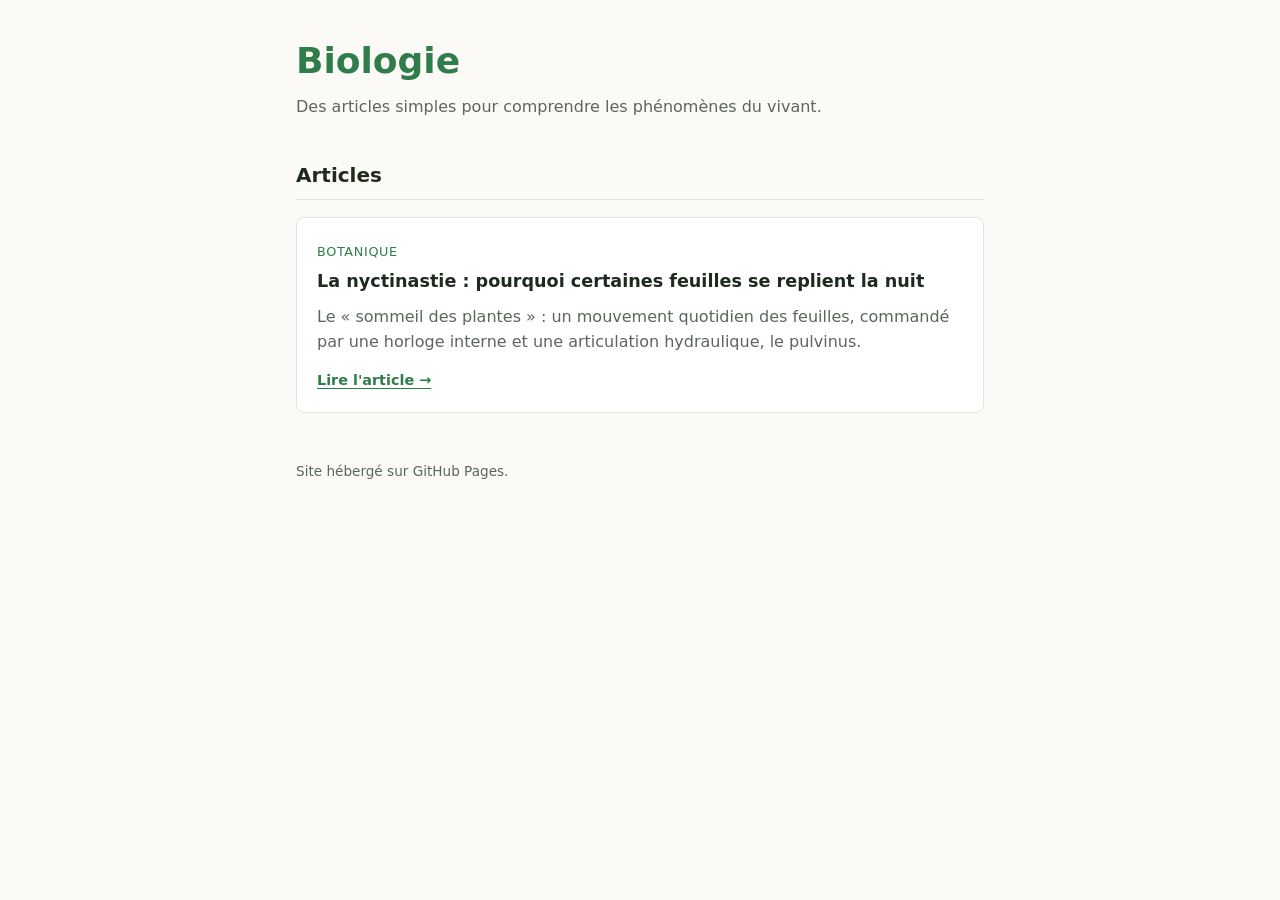
<file: index.html>
<!doctype html>
<html lang="fr">
<head>
  <meta charset="utf-8">
  <meta name="viewport" content="width=device-width, initial-scale=1">
  <title>Biologie</title>
  <meta name="description" content="Des articles simples pour comprendre les phénomènes du vivant.">
  <link rel="stylesheet" href="style.css?v=2">
</head>
<body>
  <header>
    <h1>Biologie</h1>
    <p>Des articles simples pour comprendre les phénomènes du vivant.</p>
  </header>

  <main>
    <h2>Articles</h2>
    <ul class="articles">
      <li>
        <span class="tag">Botanique</span>
        <h3><a href="articles/nyctinastie.html">La nyctinastie : pourquoi certaines feuilles se replient la nuit</a></h3>
        <p>Le « sommeil des plantes » : un mouvement quotidien des feuilles, commandé par une horloge interne et une articulation hydraulique, le pulvinus.</p>
        <a class="read-more" href="articles/nyctinastie.html">Lire l'article →</a>
      </li>
    </ul>
  </main>

  <footer>
    <p>Site hébergé sur GitHub Pages.</p>
  </footer>
</body>
</html>
</file>
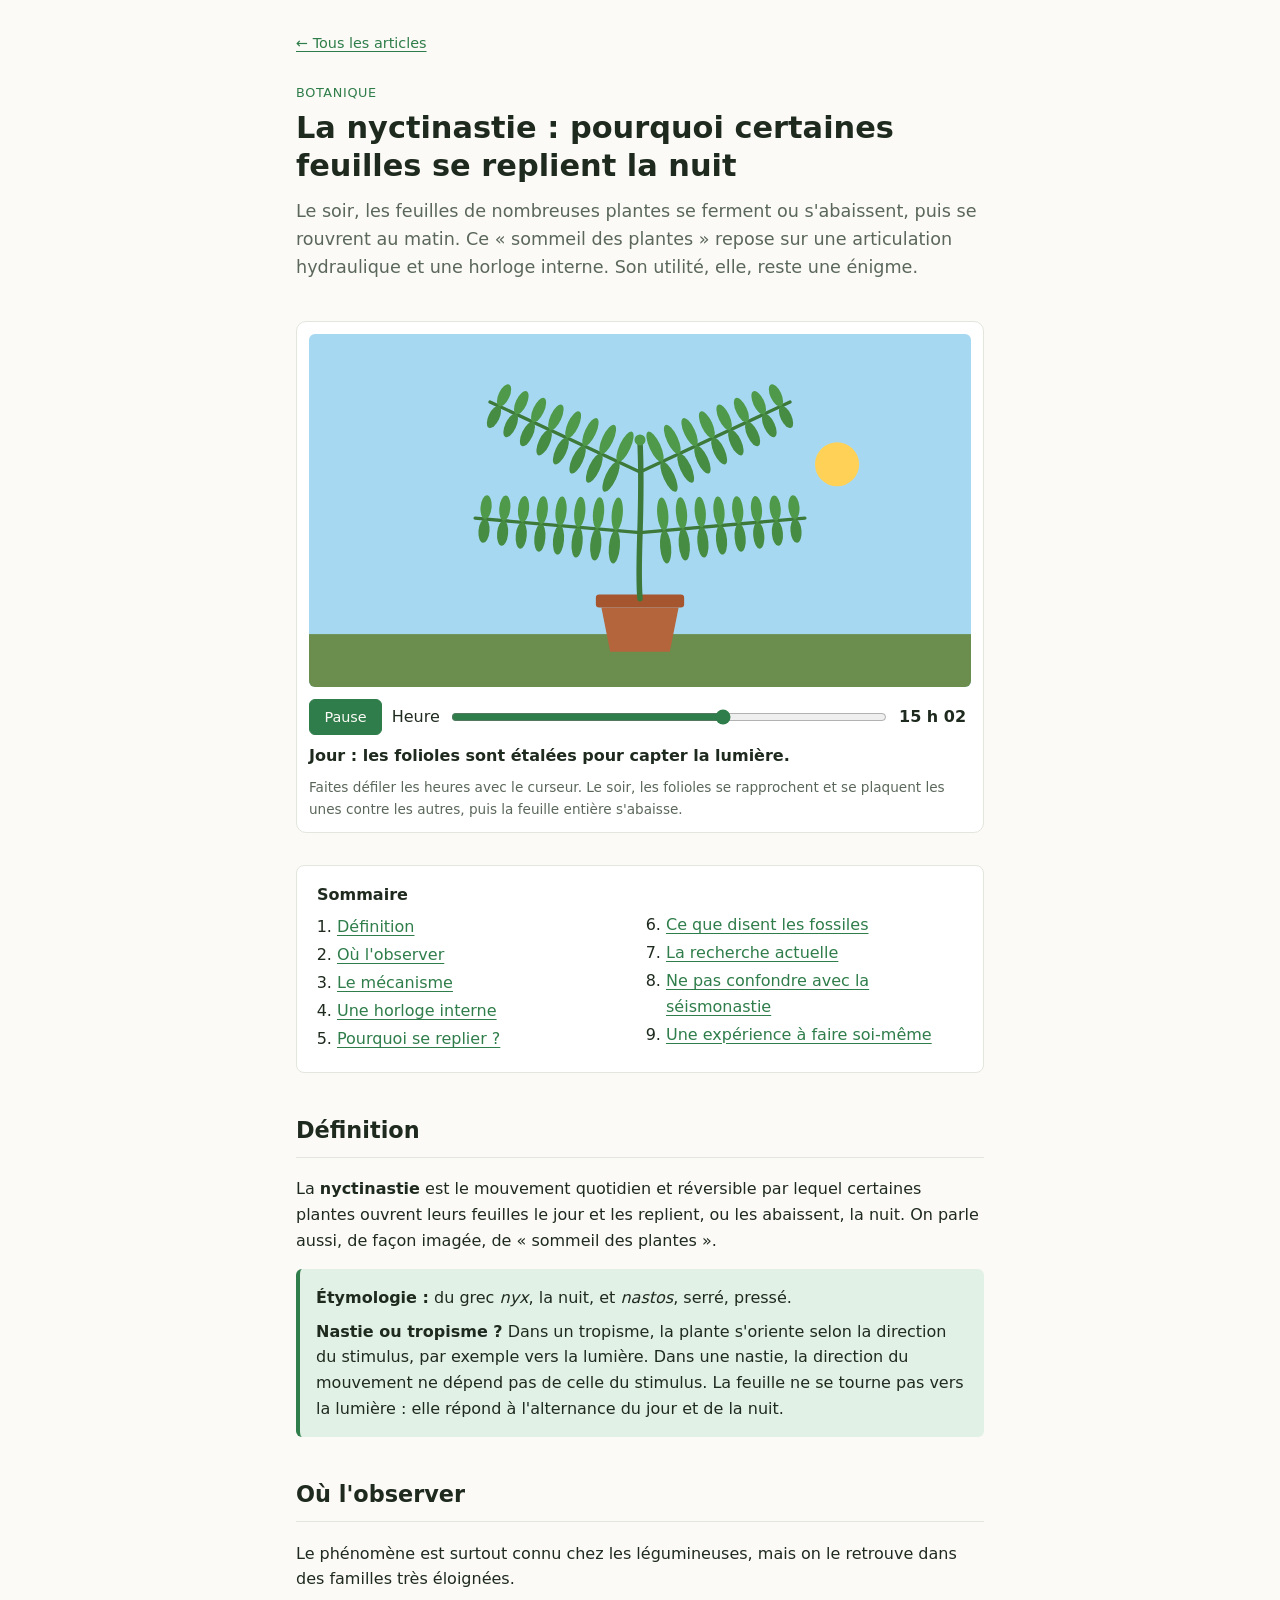
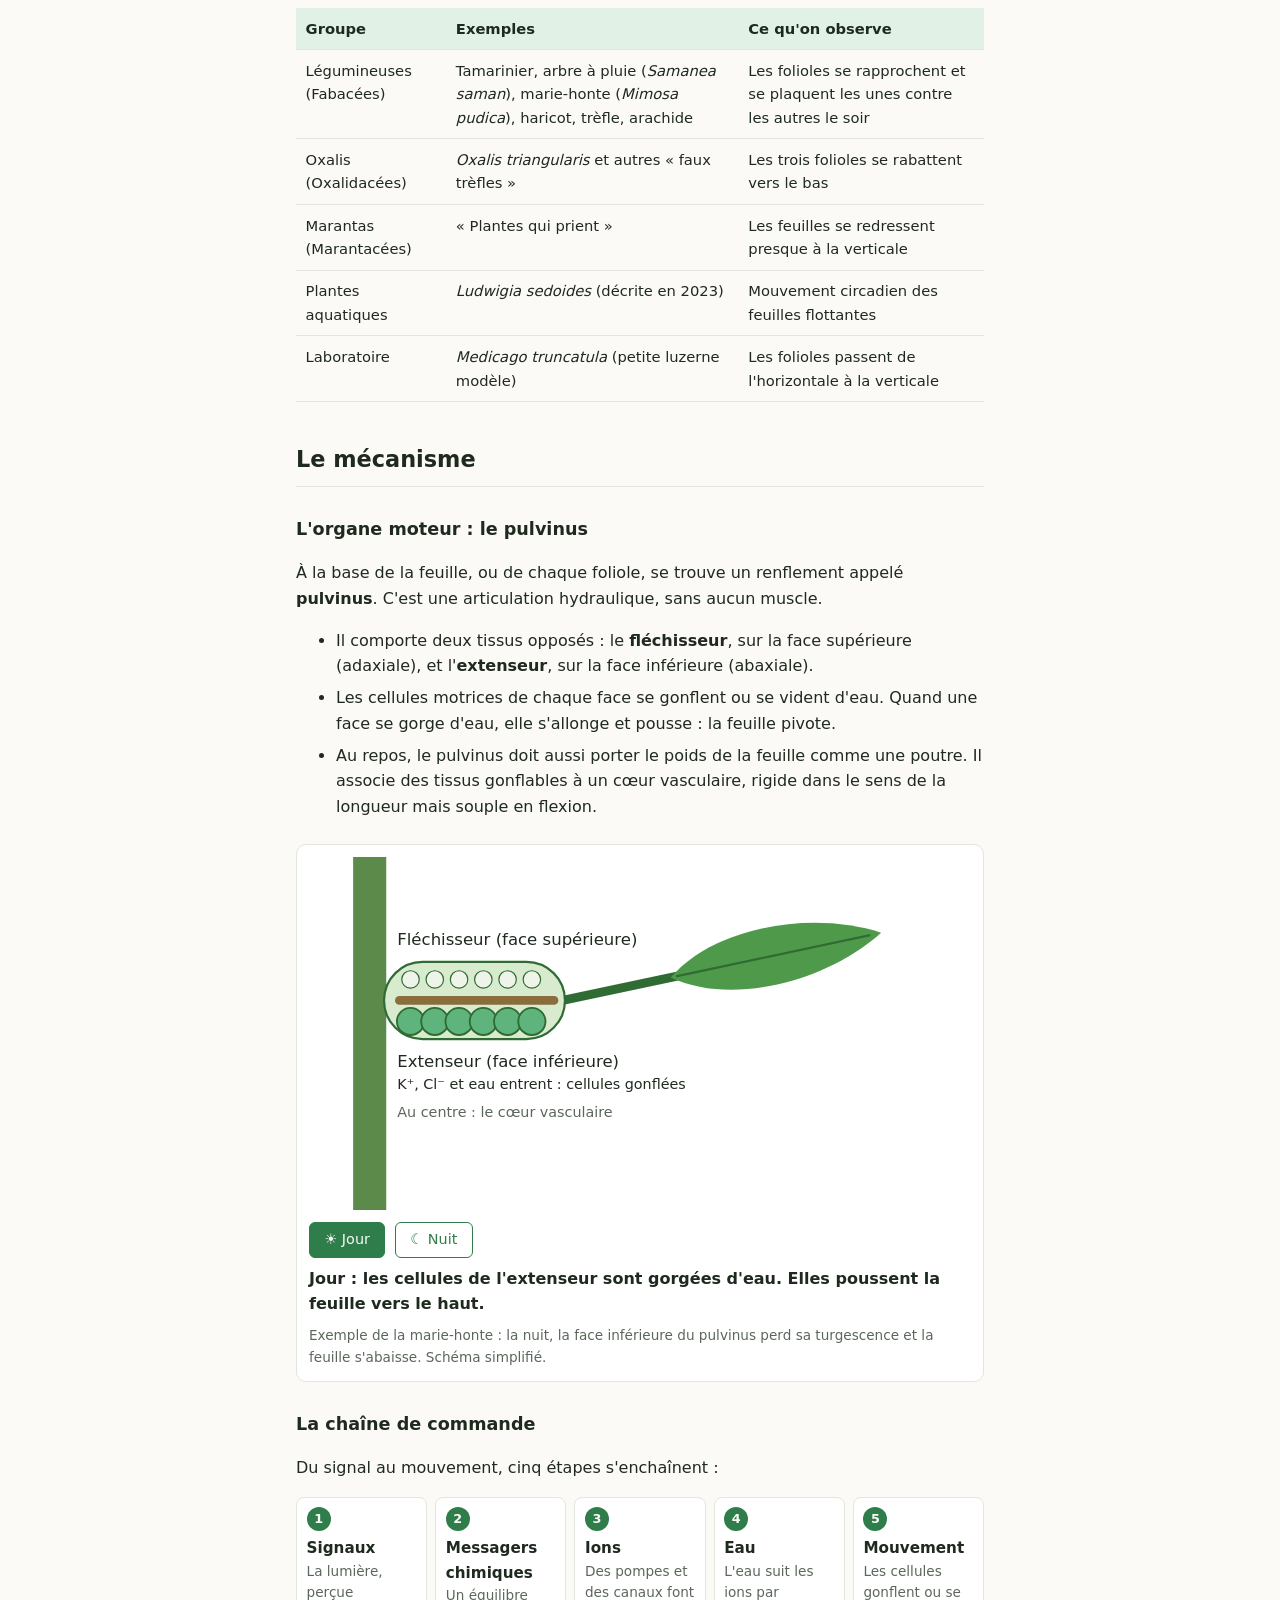
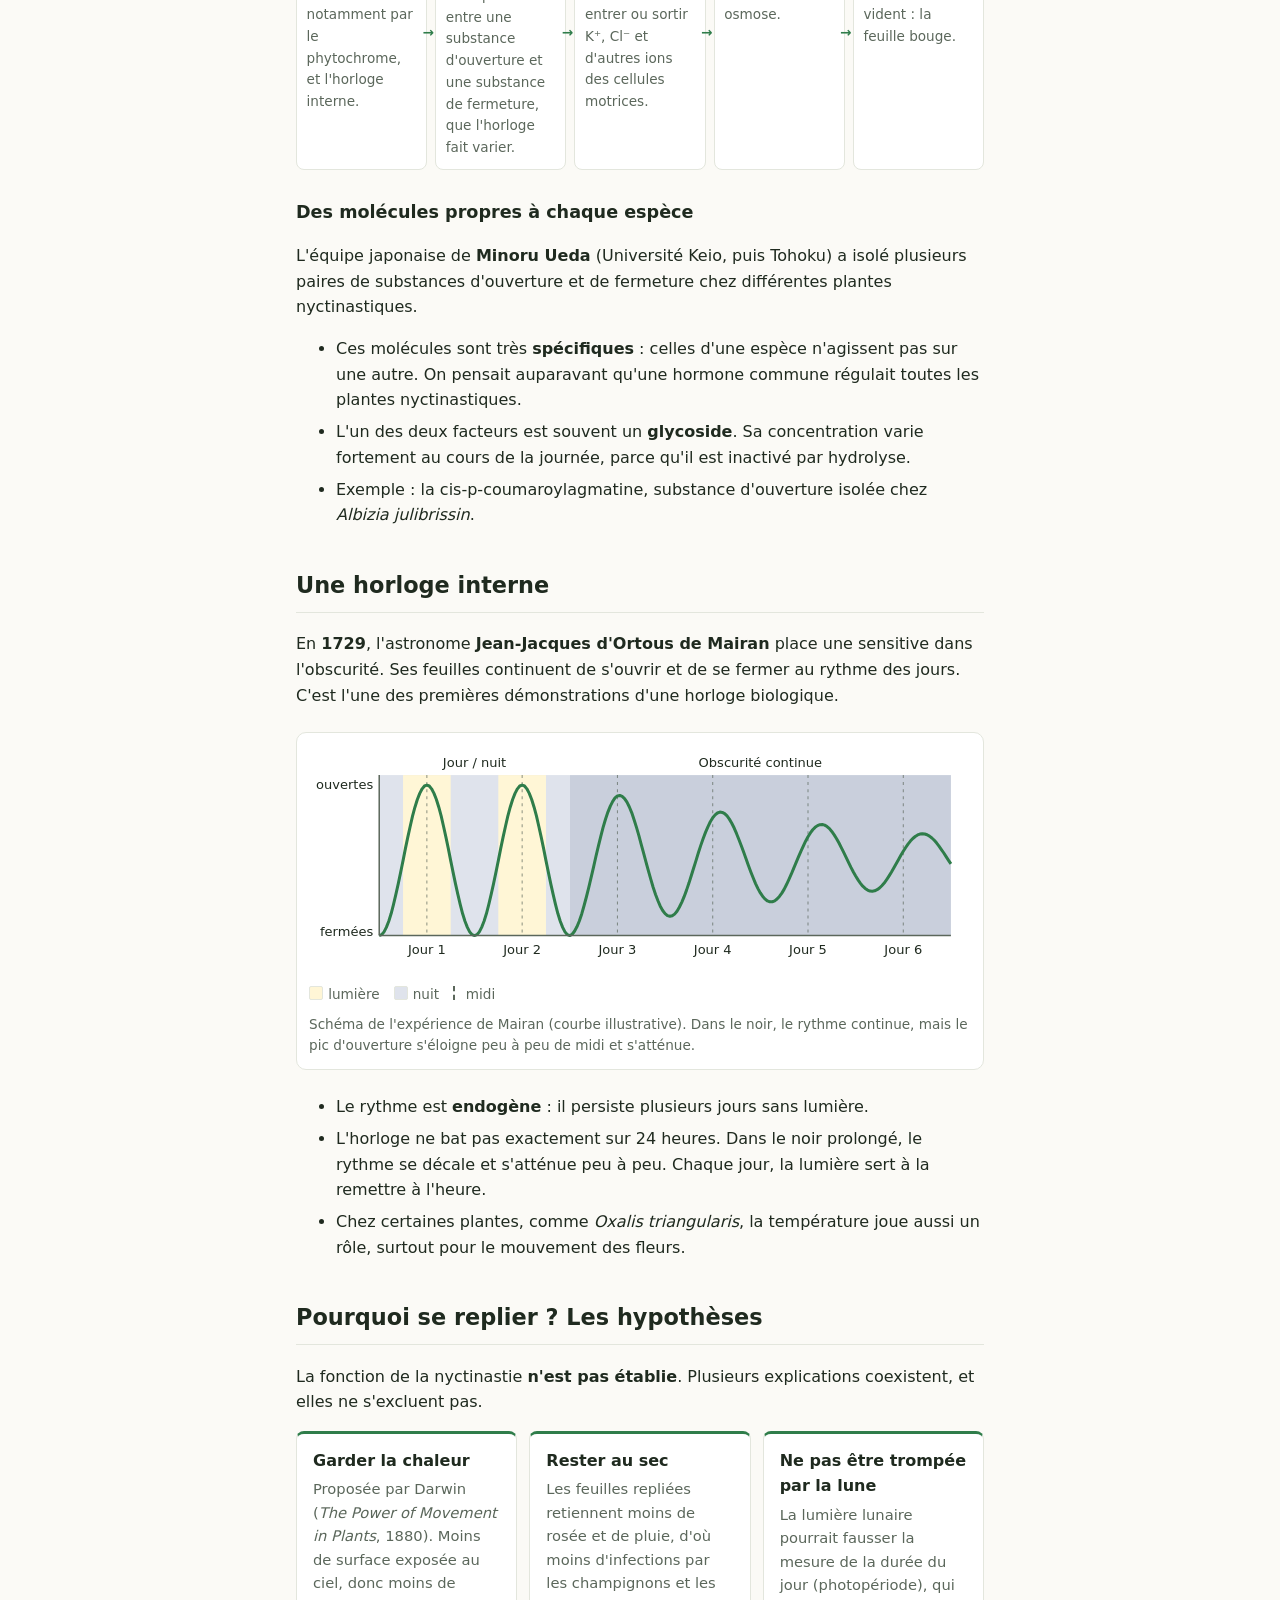
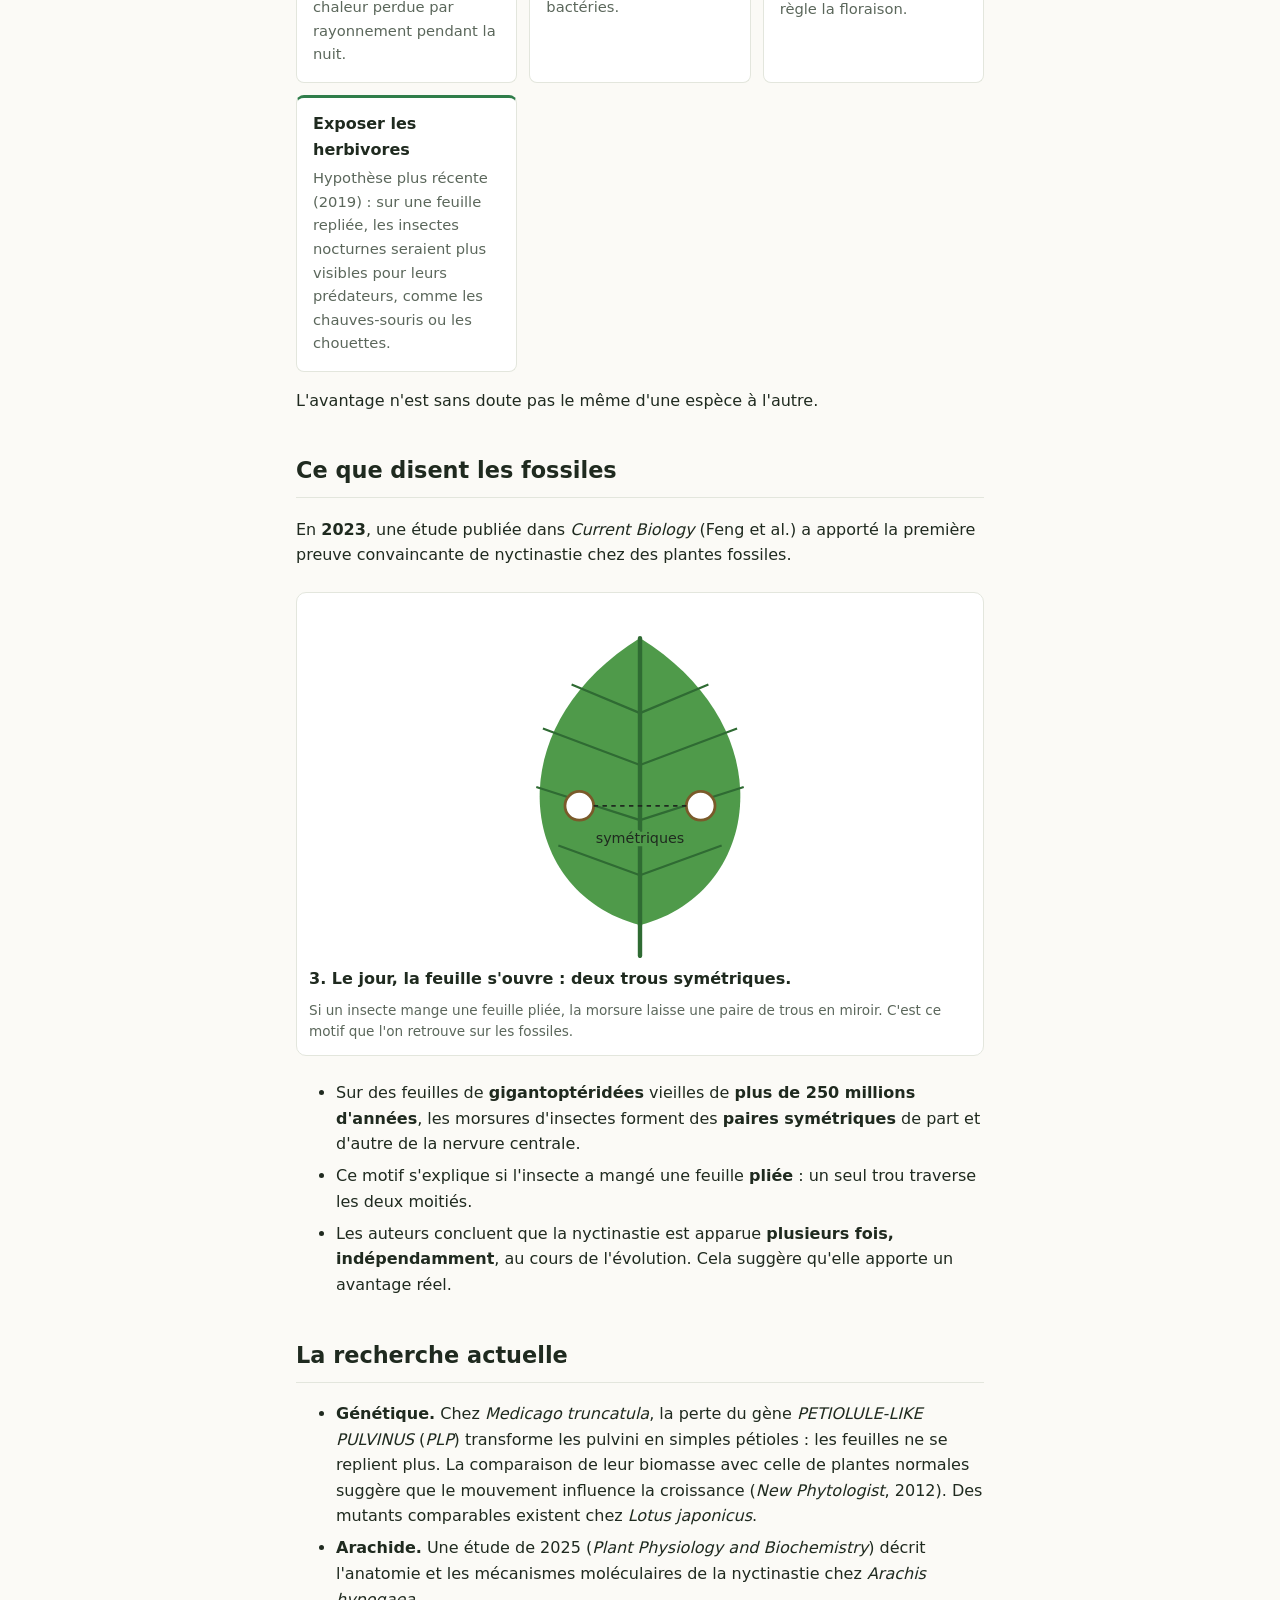
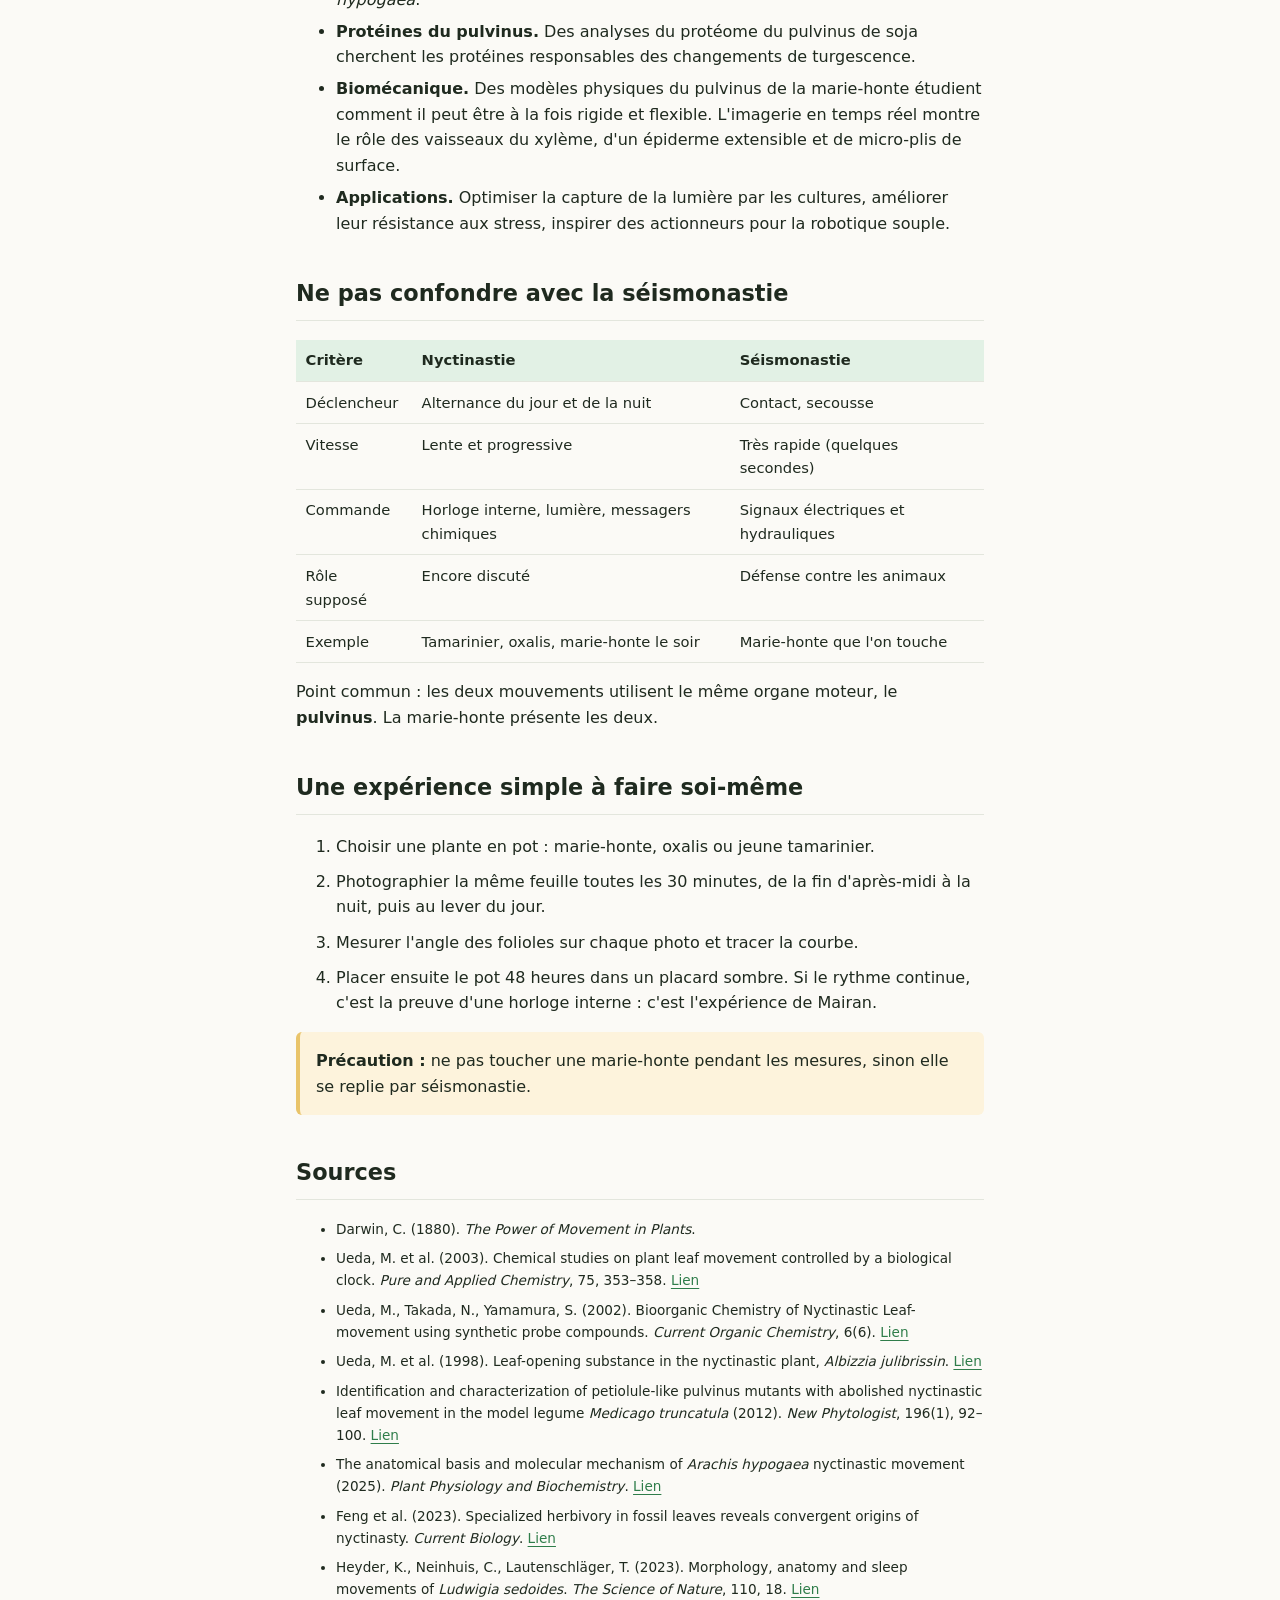
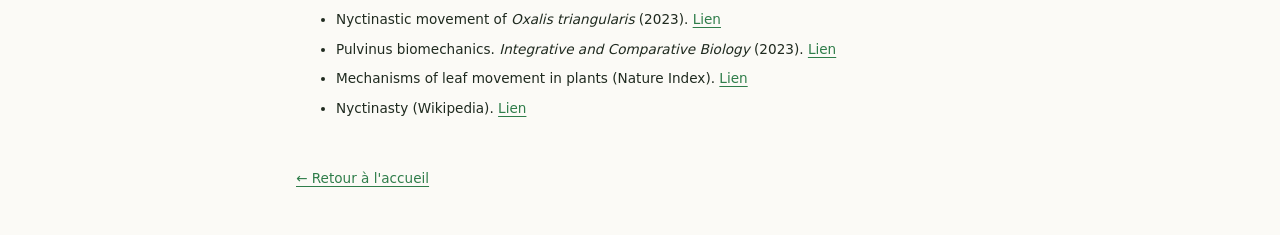
<file: articles/nyctinastie.html>
<!doctype html>
<html lang="fr">
<head>
  <meta charset="utf-8">
  <meta name="viewport" content="width=device-width, initial-scale=1">
  <title>La nyctinastie – Biologie</title>
  <meta name="description" content="Pourquoi certaines feuilles se replient la nuit : définition, mécanisme, horloge interne, hypothèses et fossiles.">
  <link rel="stylesheet" href="../style.css?v=2">
  <script>document.documentElement.classList.add('js');</script>
</head>
<body>
  <nav class="back"><a href="../">← Tous les articles</a></nav>

  <article>
    <header class="article-header">
      <span class="tag">Botanique</span>
      <h1>La nyctinastie : pourquoi certaines feuilles se replient la nuit</h1>
      <p class="lead">Le soir, les feuilles de nombreuses plantes se ferment ou s'abaissent, puis se rouvrent au matin. Ce « sommeil des plantes » repose sur une articulation hydraulique et une horloge interne. Son utilité, elle, reste une énigme.</p>
    </header>

    <figure class="figure" id="journee">
      <svg id="hero" viewBox="0 0 600 320" role="img" aria-labelledby="hero-title hero-desc">
        <title id="hero-title">Une plante nyctinastique au fil d'une journée</title>
        <desc id="hero-desc">Une plante en pot à feuilles composées. Le jour, les folioles sont étalées. Le soir, elles se replient le long de la nervure et les feuilles s'abaissent ; elles se rouvrent à l'aube.</desc>
        <rect id="sky" width="600" height="320" fill="#a6d8f2"/>
        <circle id="sun" cx="300" cy="52" r="20" fill="#ffd257"/>
        <rect y="272" width="600" height="48" fill="#6b8e4e"/>
        <rect x="260" y="236" width="80" height="12" rx="3" fill="#a5562f"/>
        <path d="M265,248 H335 L327,288 H273 Z" fill="#b5653b"/>
        <path d="M300,240 C297,205 303,160 300,98" fill="none" stroke="#3d7a3a" stroke-width="5" stroke-linecap="round"/>
        <g id="leaves"></g>
        <circle cx="300" cy="96" r="5" fill="#4f9a4a"/>
        <rect id="shade" width="600" height="320" fill="#0b1026" opacity="0"/>
        <g id="stars" opacity="0" fill="#fff">
          <circle cx="60" cy="40" r="1.6"/><circle cx="140" cy="90" r="1.2"/><circle cx="210" cy="30" r="1.4"/>
          <circle cx="380" cy="60" r="1.2"/><circle cx="460" cy="25" r="1.6"/><circle cx="540" cy="80" r="1.3"/>
          <circle cx="100" cy="150" r="1"/><circle cx="500" cy="160" r="1"/><circle cx="560" cy="35" r="1"/>
        </g>
        <circle id="moon" cx="300" cy="400" r="14" fill="#f3f0dc" opacity="0"/>
      </svg>
      <div class="controls">
        <button type="button" id="play" aria-pressed="true">Pause</button>
        <label for="hour">Heure</label>
        <input type="range" id="hour" min="0" max="24" step="0.05" value="12">
        <output id="clock" for="hour">12 h 00</output>
      </div>
      <p class="status" id="status">Jour : les folioles sont étalées pour capter la lumière.</p>
      <figcaption>Faites défiler les heures avec le curseur. Le soir, les folioles se rapprochent et se plaquent les unes contre les autres, puis la feuille entière s'abaisse.</figcaption>
    </figure>

    <nav class="toc" aria-label="Sommaire">
      <h2>Sommaire</h2>
      <ol>
        <li><a href="#definition">Définition</a></li>
        <li><a href="#observer">Où l'observer</a></li>
        <li><a href="#mecanisme">Le mécanisme</a></li>
        <li><a href="#horloge">Une horloge interne</a></li>
        <li><a href="#pourquoi">Pourquoi se replier ?</a></li>
        <li><a href="#fossiles">Ce que disent les fossiles</a></li>
        <li><a href="#recherche">La recherche actuelle</a></li>
        <li><a href="#seismonastie">Ne pas confondre avec la séismonastie</a></li>
        <li><a href="#experience">Une expérience à faire soi-même</a></li>
      </ol>
    </nav>

    <section id="definition">
      <h2>Définition</h2>
      <p>La <strong>nyctinastie</strong> est le mouvement quotidien et réversible par lequel certaines plantes ouvrent leurs feuilles le jour et les replient, ou les abaissent, la nuit. On parle aussi, de façon imagée, de « sommeil des plantes ».</p>
      <div class="callout">
        <p><strong>Étymologie :</strong> du grec <em>nyx</em>, la nuit, et <em>nastos</em>, serré, pressé.</p>
        <p><strong>Nastie ou tropisme ?</strong> Dans un tropisme, la plante s'oriente selon la direction du stimulus, par exemple vers la lumière. Dans une nastie, la direction du mouvement ne dépend pas de celle du stimulus. La feuille ne se tourne pas vers la lumière : elle répond à l'alternance du jour et de la nuit.</p>
      </div>
    </section>

    <section id="observer">
      <h2>Où l'observer</h2>
      <p>Le phénomène est surtout connu chez les légumineuses, mais on le retrouve dans des familles très éloignées.</p>
      <div class="table-wrap">
        <table>
          <thead>
            <tr><th>Groupe</th><th>Exemples</th><th>Ce qu'on observe</th></tr>
          </thead>
          <tbody>
            <tr><td>Légumineuses (Fabacées)</td><td>Tamarinier, arbre à pluie (<em>Samanea saman</em>), marie-honte (<em>Mimosa pudica</em>), haricot, trèfle, arachide</td><td>Les folioles se rapprochent et se plaquent les unes contre les autres le soir</td></tr>
            <tr><td>Oxalis (Oxalidacées)</td><td><em>Oxalis triangularis</em> et autres « faux trèfles »</td><td>Les trois folioles se rabattent vers le bas</td></tr>
            <tr><td>Marantas (Marantacées)</td><td>« Plantes qui prient »</td><td>Les feuilles se redressent presque à la verticale</td></tr>
            <tr><td>Plantes aquatiques</td><td><em>Ludwigia sedoides</em> (décrite en 2023)</td><td>Mouvement circadien des feuilles flottantes</td></tr>
            <tr><td>Laboratoire</td><td><em>Medicago truncatula</em> (petite luzerne modèle)</td><td>Les folioles passent de l'horizontale à la verticale</td></tr>
          </tbody>
        </table>
      </div>
    </section>

    <section id="mecanisme">
      <h2>Le mécanisme</h2>

      <h3>L'organe moteur : le pulvinus</h3>
      <p>À la base de la feuille, ou de chaque foliole, se trouve un renflement appelé <strong>pulvinus</strong>. C'est une articulation hydraulique, sans aucun muscle.</p>
      <ul>
        <li>Il comporte deux tissus opposés : le <strong>fléchisseur</strong>, sur la face supérieure (adaxiale), et l'<strong>extenseur</strong>, sur la face inférieure (abaxiale).</li>
        <li>Les cellules motrices de chaque face se gonflent ou se vident d'eau. Quand une face se gorge d'eau, elle s'allonge et pousse : la feuille pivote.</li>
        <li>Au repos, le pulvinus doit aussi porter le poids de la feuille comme une poutre. Il associe des tissus gonflables à un cœur vasculaire, rigide dans le sens de la longueur mais souple en flexion.</li>
      </ul>

      <figure class="figure pv" id="pulvinus" data-state="day">
        <svg viewBox="0 0 600 320" role="img" aria-labelledby="pv-title pv-desc">
          <title id="pv-title">Coupe schématique d'un pulvinus</title>
          <desc id="pv-desc">Le pulvinus relie la tige à la feuille. Sa face supérieure (fléchisseur) et sa face inférieure (extenseur) contiennent des cellules motrices. Le jour, les cellules de l'extenseur sont gonflées et la feuille est relevée. La nuit, elles se vident et la feuille s'abaisse.</desc>
          <rect class="pv-stem" x="40" y="0" width="30" height="320"/>
          <g class="pv-leaf">
            <path class="pv-petiole" d="M230,130 H335"/>
            <path class="pv-blade" d="M330,130 C380,92 470,98 525,130 C470,162 380,168 330,130 Z"/>
            <path class="pv-vein" d="M335,130 H515"/>
          </g>
          <rect class="pv-body" x="68" y="95" width="164" height="70" rx="35"/>
          <rect class="pv-core" x="78" y="126" width="148" height="8" rx="4"/>
          <g class="cells">
            <circle class="cell up" cx="92" cy="111" r="11"/><circle class="cell up" cx="114" cy="111" r="11"/><circle class="cell up" cx="136" cy="111" r="11"/><circle class="cell up" cx="158" cy="111" r="11"/><circle class="cell up" cx="180" cy="111" r="11"/><circle class="cell up" cx="202" cy="111" r="11"/>
            <circle class="cell low" cx="92" cy="149" r="11"/><circle class="cell low" cx="114" cy="149" r="11"/><circle class="cell low" cx="136" cy="149" r="11"/><circle class="cell low" cx="158" cy="149" r="11"/><circle class="cell low" cx="180" cy="149" r="11"/><circle class="cell low" cx="202" cy="149" r="11"/>
          </g>
          <text class="lbl" x="80" y="80">Fléchisseur (face supérieure)</text>
          <text class="lbl" x="80" y="190">Extenseur (face inférieure)</text>
          <text class="lbl small only-day" x="80" y="210">K⁺, Cl⁻ et eau entrent : cellules gonflées</text>
          <text class="lbl small only-night" x="80" y="210">K⁺, Cl⁻ et eau sortent : cellules vidées</text>
          <text class="lbl small muted" x="80" y="236">Au centre : le cœur vasculaire</text>
        </svg>
        <div class="controls">
          <button type="button" data-set="day" aria-pressed="true">☀ Jour</button>
          <button type="button" data-set="night" aria-pressed="false">☾ Nuit</button>
        </div>
        <p class="status" id="pv-status">Jour : les cellules de l'extenseur sont gorgées d'eau. Elles poussent la feuille vers le haut.</p>
        <figcaption>Exemple de la marie-honte : la nuit, la face inférieure du pulvinus perd sa turgescence et la feuille s'abaisse. Schéma simplifié.</figcaption>
      </figure>

      <h3>La chaîne de commande</h3>
      <p>Du signal au mouvement, cinq étapes s'enchaînent :</p>
      <ol class="chain">
        <li><span class="n">1</span><strong>Signaux</strong>La lumière, perçue notamment par le phytochrome, et l'horloge interne.</li>
        <li><span class="n">2</span><strong>Messagers chimiques</strong>Un équilibre entre une substance d'ouverture et une substance de fermeture, que l'horloge fait varier.</li>
        <li><span class="n">3</span><strong>Ions</strong>Des pompes et des canaux font entrer ou sortir K⁺, Cl⁻ et d'autres ions des cellules motrices.</li>
        <li><span class="n">4</span><strong>Eau</strong>L'eau suit les ions par osmose.</li>
        <li><span class="n">5</span><strong>Mouvement</strong>Les cellules gonflent ou se vident : la feuille bouge.</li>
      </ol>

      <h3>Des molécules propres à chaque espèce</h3>
      <p>L'équipe japonaise de <strong>Minoru Ueda</strong> (Université Keio, puis Tohoku) a isolé plusieurs paires de substances d'ouverture et de fermeture chez différentes plantes nyctinastiques.</p>
      <ul>
        <li>Ces molécules sont très <strong>spécifiques</strong> : celles d'une espèce n'agissent pas sur une autre. On pensait auparavant qu'une hormone commune régulait toutes les plantes nyctinastiques.</li>
        <li>L'un des deux facteurs est souvent un <strong>glycoside</strong>. Sa concentration varie fortement au cours de la journée, parce qu'il est inactivé par hydrolyse.</li>
        <li>Exemple : la cis-p-coumaroylagmatine, substance d'ouverture isolée chez <em>Albizia julibrissin</em>.</li>
      </ul>
    </section>

    <section id="horloge">
      <h2>Une horloge interne</h2>
      <p>En <strong>1729</strong>, l'astronome <strong>Jean-Jacques d'Ortous de Mairan</strong> place une sensitive dans l'obscurité. Ses feuilles continuent de s'ouvrir et de se fermer au rythme des jours. C'est l'une des premières démonstrations d'une horloge biologique.</p>

      <figure class="figure chart" id="mairan">
        <svg viewBox="-20 0 660 230" role="img" aria-labelledby="mairan-title mairan-desc">
          <title id="mairan-title">Ouverture des feuilles en lumière puis en obscurité continue</title>
          <desc id="mairan-desc">Courbe schématique. Pendant deux jours d'alternance jour-nuit, les feuilles s'ouvrent chaque midi. Placées ensuite dans l'obscurité, elles continuent d'osciller, mais le pic se décale chaque jour et l'amplitude diminue.</desc>
          <rect class="band-night" x="50" y="30" width="190" height="160"/>
          <rect class="band-day" x="73.75" y="30" width="47.5" height="160"/>
          <rect class="band-day" x="168.75" y="30" width="47.5" height="160"/>
          <rect class="band-dark" x="240" y="30" width="380" height="160"/>
          <g class="noon">
            <line x1="97.5" y1="30" x2="97.5" y2="190"/><line x1="192.5" y1="30" x2="192.5" y2="190"/><line x1="287.5" y1="30" x2="287.5" y2="190"/>
            <line x1="382.5" y1="30" x2="382.5" y2="190"/><line x1="477.5" y1="30" x2="477.5" y2="190"/><line x1="572.5" y1="30" x2="572.5" y2="190"/>
          </g>
          <path class="curve" pathLength="1" d="M50,190 52.4,189.1 54.8,186.3 57.1,181.8 59.5,175.7 61.9,168 64.2,159.1 66.6,149 69,138.2 71.4,126.7 73.8,115 76.1,103.3 78.5,91.8 80.9,81 83.2,70.9 85.6,62 88,54.3 90.4,48.2 92.8,43.7 95.1,40.9 97.5,40 99.9,40.9 102.2,43.7 104.6,48.2 107,54.3 109.4,62 111.8,70.9 114.1,81 116.5,91.8 118.9,103.3 121.2,115 123.6,126.7 126,138.2 128.4,149 130.8,159.1 133.1,168 135.5,175.7 137.9,181.8 140.2,186.3 142.6,189.1 145,190 147.4,189.1 149.8,186.3 152.1,181.8 154.5,175.7 156.9,168 159.2,159.1 161.6,149 164,138.2 166.4,126.7 168.8,115 171.1,103.3 173.5,91.8 175.9,81 178.2,70.9 180.6,62 183,54.3 185.4,48.2 187.8,43.7 190.1,40.9 192.5,40 194.9,40.9 197.2,43.7 199.6,48.2 202,54.3 204.4,62 206.8,70.9 209.1,81 211.5,91.8 213.9,103.3 216.2,115 218.6,126.7 221,138.2 223.4,149 225.8,159.1 228.1,168 230.5,175.7 232.9,181.8 235.2,186.3 237.6,189.1 240,190 242.4,188.7 244.7,185.7 247.1,181.3 249.5,175.5 251.9,168.4 254.2,160.3 256.6,151.3 259,141.7 261.4,131.5 263.8,121.2 266.1,110.9 268.5,100.8 270.9,91.2 273.2,82.2 275.6,74 278,66.9 280.4,60.9 282.8,56.2 285.1,52.8 287.5,50.8 289.9,50.3 292.2,51.2 294.6,53.4 297,57 299.4,61.8 301.8,67.6 304.1,74.5 306.5,82.1 308.9,90.3 311.2,99 313.6,107.9 316,116.8 318.4,125.5 320.8,133.9 323.1,141.8 325.5,149 327.9,155.3 330.2,160.7 332.6,165 335,168.1 337.4,170.1 339.8,170.8 342.1,170.3 344.5,168.6 346.9,165.7 349.2,161.8 351.6,156.9 354,151.2 356.4,144.7 358.8,137.7 361.1,130.3 363.5,122.7 365.9,115 368.2,107.4 370.6,100.1 373,93.2 375.4,86.9 377.8,81.3 380.1,76.5 382.5,72.6 384.9,69.7 387.2,67.8 389.6,66.9 392,67.2 394.4,68.4 396.8,70.7 399.1,73.9 401.5,78 403.9,82.8 406.2,88.2 408.6,94.2 411,100.5 413.4,107 415.8,113.7 418.1,120.2 420.5,126.6 422.9,132.6 425.2,138.2 427.6,143.2 430,147.5 432.4,151 434.8,153.7 437.1,155.5 439.5,156.4 441.9,156.3 444.3,155.4 446.6,153.6 449,151 451.4,147.7 453.8,143.7 456.1,139.1 458.5,134 460.9,128.6 463.2,123 465.6,117.3 468,111.6 470.4,106.1 472.8,100.8 475.1,95.9 477.5,91.5 479.9,87.7 482.2,84.5 484.6,82.1 487,80.4 489.4,79.4 491.8,79.3 494.1,79.9 496.5,81.3 498.9,83.4 501.2,86.2 503.6,89.6 506,93.4 508.4,97.7 510.7,102.3 513.1,107.1 515.5,112 517.9,117 520.2,121.8 522.6,126.4 525,130.6 527.4,134.5 529.8,137.9 532.1,140.8 534.5,143 536.9,144.6 539.2,145.6 541.6,145.8 544,145.4 546.4,144.3 548.8,142.6 551.1,140.3 553.5,137.6 555.9,134.3 558.2,130.7 560.6,126.8 563,122.6 565.4,118.4 567.8,114.2 570.1,110 572.5,106 574.9,102.2 577.2,98.8 579.6,95.8 582,93.2 584.4,91.2 586.8,89.7 589.1,88.8 591.5,88.4 593.9,88.7 596.2,89.5 598.6,90.8 601,92.7 603.4,95 605.8,97.8 608.1,100.8 610.5,104.2 612.9,107.7 615.2,111.3 617.6,115 620,118.6"/>
          <line class="axis" x1="50" y1="190" x2="620" y2="190"/>
          <line class="axis" x1="50" y1="30" x2="50" y2="190"/>
          <text class="lbl small" x="44" y="44" text-anchor="end">ouvertes</text>
          <text class="lbl small" x="44" y="190" text-anchor="end">fermées</text>
          <text class="lbl small" x="145" y="22" text-anchor="middle">Jour / nuit</text>
          <text class="lbl small" x="430" y="22" text-anchor="middle">Obscurité continue</text>
          <g class="lbl small" text-anchor="middle">
            <text x="97.5" y="208">Jour 1</text><text x="192.5" y="208">Jour 2</text><text x="287.5" y="208">Jour 3</text>
            <text x="382.5" y="208">Jour 4</text><text x="477.5" y="208">Jour 5</text><text x="572.5" y="208">Jour 6</text>
          </g>
        </svg>
        <p class="legend"><span class="key key-day"></span>lumière <span class="key key-night"></span>nuit <span class="key key-noon"></span>midi</p>
        <figcaption>Schéma de l'expérience de Mairan (courbe illustrative). Dans le noir, le rythme continue, mais le pic d'ouverture s'éloigne peu à peu de midi et s'atténue.</figcaption>
      </figure>

      <ul>
        <li>Le rythme est <strong>endogène</strong> : il persiste plusieurs jours sans lumière.</li>
        <li>L'horloge ne bat pas exactement sur 24 heures. Dans le noir prolongé, le rythme se décale et s'atténue peu à peu. Chaque jour, la lumière sert à la remettre à l'heure.</li>
        <li>Chez certaines plantes, comme <em>Oxalis triangularis</em>, la température joue aussi un rôle, surtout pour le mouvement des fleurs.</li>
      </ul>
    </section>

    <section id="pourquoi">
      <h2>Pourquoi se replier ? Les hypothèses</h2>
      <p>La fonction de la nyctinastie <strong>n'est pas établie</strong>. Plusieurs explications coexistent, et elles ne s'excluent pas.</p>
      <div class="cards">
        <div class="card">
          <h3>Garder la chaleur</h3>
          <p>Proposée par Darwin (<em>The Power of Movement in Plants</em>, 1880). Moins de surface exposée au ciel, donc moins de chaleur perdue par rayonnement pendant la nuit.</p>
        </div>
        <div class="card">
          <h3>Rester au sec</h3>
          <p>Les feuilles repliées retiennent moins de rosée et de pluie, d'où moins d'infections par les champignons et les bactéries.</p>
        </div>
        <div class="card">
          <h3>Ne pas être trompée par la lune</h3>
          <p>La lumière lunaire pourrait fausser la mesure de la durée du jour (photopériode), qui règle la floraison.</p>
        </div>
        <div class="card">
          <h3>Exposer les herbivores</h3>
          <p>Hypothèse plus récente (2019) : sur une feuille repliée, les insectes nocturnes seraient plus visibles pour leurs prédateurs, comme les chauves-souris ou les chouettes.</p>
        </div>
      </div>
      <p>L'avantage n'est sans doute pas le même d'une espèce à l'autre.</p>
    </section>

    <section id="fossiles">
      <h2>Ce que disent les fossiles</h2>
      <p>En <strong>2023</strong>, une étude publiée dans <em>Current Biology</em> (Feng et al.) a apporté la première preuve convaincante de nyctinastie chez des plantes fossiles.</p>

      <figure class="figure fossil">
        <svg viewBox="0 0 600 320" role="img" aria-labelledby="fossil-title fossil-desc">
          <title id="fossil-title">Comment une feuille pliée garde des morsures symétriques</title>
          <desc id="fossil-desc">Une feuille se plie le long de sa nervure centrale. Un insecte y fait un seul trou, qui traverse les deux moitiés. Une fois la feuille dépliée, on voit deux trous placés symétriquement de part et d'autre de la nervure.</desc>
          <path class="f-petiole" d="M300,288 V318"/>
          <g class="f-half f-left">
            <path class="f-blade" d="M300,290 C190,262 168,112 300,30 Z"/>
            <path class="f-vein" d="M300,245 L226,218 M300,195 L206,165 M300,145 L212,112 M300,98 L238,72"/>
            <circle class="f-hole" cx="245" cy="182" r="13"/>
          </g>
          <g class="f-half f-right">
            <path class="f-blade" d="M300,290 C410,262 432,112 300,30 Z"/>
            <path class="f-vein" d="M300,245 L374,218 M300,195 L394,165 M300,145 L388,112 M300,98 L362,72"/>
            <circle class="f-hole" cx="355" cy="182" r="13"/>
          </g>
          <path class="f-midrib" d="M300,290 V30"/>
          <g class="f-sym">
            <path d="M258,182 H342"/>
            <text class="lbl small f-sym-label" x="300" y="216" text-anchor="middle">symétriques</text>
          </g>
          <g class="f-insect">
            <path d="M262,170 l-6,-10 M276,170 l0,-11 M262,192 l-6,10 M276,192 l0,11"/>
            <ellipse cx="270" cy="181" rx="17" ry="9"/>
            <circle cx="250" cy="181" r="6.5"/>
          </g>
        </svg>
        <p class="stages" aria-hidden="true">
          <span class="s1">1. La nuit, la feuille se plie le long de sa nervure.</span>
          <span class="s2">2. Un insecte la grignote : un seul trou traverse les deux moitiés.</span>
          <span class="s3">3. Le jour, la feuille s'ouvre : deux trous symétriques.</span>
        </p>
        <figcaption>Si un insecte mange une feuille pliée, la morsure laisse une paire de trous en miroir. C'est ce motif que l'on retrouve sur les fossiles.</figcaption>
      </figure>

      <ul>
        <li>Sur des feuilles de <strong>gigantoptéridées</strong> vieilles de <strong>plus de 250 millions d'années</strong>, les morsures d'insectes forment des <strong>paires symétriques</strong> de part et d'autre de la nervure centrale.</li>
        <li>Ce motif s'explique si l'insecte a mangé une feuille <strong>pliée</strong> : un seul trou traverse les deux moitiés.</li>
        <li>Les auteurs concluent que la nyctinastie est apparue <strong>plusieurs fois, indépendamment</strong>, au cours de l'évolution. Cela suggère qu'elle apporte un avantage réel.</li>
      </ul>
    </section>

    <section id="recherche">
      <h2>La recherche actuelle</h2>
      <ul>
        <li><strong>Génétique.</strong> Chez <em>Medicago truncatula</em>, la perte du gène <em>PETIOLULE-LIKE PULVINUS</em> (<em>PLP</em>) transforme les pulvini en simples pétioles : les feuilles ne se replient plus. La comparaison de leur biomasse avec celle de plantes normales suggère que le mouvement influence la croissance (<em>New Phytologist</em>, 2012). Des mutants comparables existent chez <em>Lotus japonicus</em>.</li>
        <li><strong>Arachide.</strong> Une étude de 2025 (<em>Plant Physiology and Biochemistry</em>) décrit l'anatomie et les mécanismes moléculaires de la nyctinastie chez <em>Arachis hypogaea</em>.</li>
        <li><strong>Protéines du pulvinus.</strong> Des analyses du protéome du pulvinus de soja cherchent les protéines responsables des changements de turgescence.</li>
        <li><strong>Biomécanique.</strong> Des modèles physiques du pulvinus de la marie-honte étudient comment il peut être à la fois rigide et flexible. L'imagerie en temps réel montre le rôle des vaisseaux du xylème, d'un épiderme extensible et de micro-plis de surface.</li>
        <li><strong>Applications.</strong> Optimiser la capture de la lumière par les cultures, améliorer leur résistance aux stress, inspirer des actionneurs pour la robotique souple.</li>
      </ul>
    </section>

    <section id="seismonastie">
      <h2>Ne pas confondre avec la séismonastie</h2>
      <div class="table-wrap">
        <table>
          <thead>
            <tr><th>Critère</th><th>Nyctinastie</th><th>Séismonastie</th></tr>
          </thead>
          <tbody>
            <tr><td>Déclencheur</td><td>Alternance du jour et de la nuit</td><td>Contact, secousse</td></tr>
            <tr><td>Vitesse</td><td>Lente et progressive</td><td>Très rapide (quelques secondes)</td></tr>
            <tr><td>Commande</td><td>Horloge interne, lumière, messagers chimiques</td><td>Signaux électriques et hydrauliques</td></tr>
            <tr><td>Rôle supposé</td><td>Encore discuté</td><td>Défense contre les animaux</td></tr>
            <tr><td>Exemple</td><td>Tamarinier, oxalis, marie-honte le soir</td><td>Marie-honte que l'on touche</td></tr>
          </tbody>
        </table>
      </div>
      <p>Point commun : les deux mouvements utilisent le même organe moteur, le <strong>pulvinus</strong>. La marie-honte présente les deux.</p>
    </section>

    <section id="experience">
      <h2>Une expérience simple à faire soi-même</h2>
      <ol class="steps">
        <li>Choisir une plante en pot : marie-honte, oxalis ou jeune tamarinier.</li>
        <li>Photographier la même feuille toutes les 30 minutes, de la fin d'après-midi à la nuit, puis au lever du jour.</li>
        <li>Mesurer l'angle des folioles sur chaque photo et tracer la courbe.</li>
        <li>Placer ensuite le pot 48 heures dans un placard sombre. Si le rythme continue, c'est la preuve d'une horloge interne : c'est l'expérience de Mairan.</li>
      </ol>
      <div class="callout warn">
        <p><strong>Précaution :</strong> ne pas toucher une marie-honte pendant les mesures, sinon elle se replie par séismonastie.</p>
      </div>
    </section>

    <section id="sources" class="sources">
      <h2>Sources</h2>
      <ul>
        <li>Darwin, C. (1880). <em>The Power of Movement in Plants</em>.</li>
        <li>Ueda, M. et al. (2003). Chemical studies on plant leaf movement controlled by a biological clock. <em>Pure and Applied Chemistry</em>, 75, 353–358. <a href="https://publications.iupac.org/pac/75/2/0353/index.html">Lien</a></li>
        <li>Ueda, M., Takada, N., Yamamura, S. (2002). Bioorganic Chemistry of Nyctinastic Leaf-movement using synthetic probe compounds. <em>Current Organic Chemistry</em>, 6(6). <a href="https://eurekaselect.com/article/9745">Lien</a></li>
        <li>Ueda, M. et al. (1998). Leaf-opening substance in the nyctinastic plant, <em>Albizzia julibrissin</em>. <a href="https://agris.fao.org/search/en/records/647236e3e17b74d2224ecaa0">Lien</a></li>
        <li>Identification and characterization of petiolule-like pulvinus mutants with abolished nyctinastic leaf movement in the model legume <em>Medicago truncatula</em> (2012). <em>New Phytologist</em>, 196(1), 92–100. <a href="https://pmc.ncbi.nlm.nih.gov/articles/PMC3504090">Lien</a></li>
        <li>The anatomical basis and molecular mechanism of <em>Arachis hypogaea</em> nyctinastic movement (2025). <em>Plant Physiology and Biochemistry</em>. <a href="https://ouci.dntb.gov.ua/works/7PMdLoGO">Lien</a></li>
        <li>Feng et al. (2023). Specialized herbivory in fossil leaves reveals convergent origins of nyctinasty. <em>Current Biology</em>. <a href="https://www.newswise.com/articles/insect-bite-marks-show-first-fossil-evidence-for-plants-leaves-folding-up-at-night">Lien</a></li>
        <li>Heyder, K., Neinhuis, C., Lautenschläger, T. (2023). Morphology, anatomy and sleep movements of <em>Ludwigia sedoides</em>. <em>The Science of Nature</em>, 110, 18. <a href="https://tud.qucosa.de/id/qucosa%3A95328">Lien</a></li>
        <li>Nyctinastic movement of <em>Oxalis triangularis</em> (2023). <a href="https://maxapress.com/article/doi/10.48130/TIH-2023-0011">Lien</a></li>
        <li>Pulvinus biomechanics. <em>Integrative and Comparative Biology</em> (2023). <a href="https://academic.oup.com/icb/article/63/6/1331/7147573">Lien</a></li>
        <li>Mechanisms of leaf movement in plants (Nature Index). <a href="https://www.nature.com/nature-index/topics/l4/mechanisms-of-leaf-movement-in-plants">Lien</a></li>
        <li>Nyctinasty (Wikipedia). <a href="https://en.wikipedia.org/wiki/Nyctinasty">Lien</a></li>
      </ul>
    </section>
  </article>

  <footer>
    <p><a href="../">← Retour à l'accueil</a></p>
  </footer>

  <script src="nyctinastie.js?v=2"></script>
</body>
</html>
</file>
<file: style.css>
:root {
  --bg: #fbfaf6;
  --text: #1f2a1f;
  --muted: #5b675b;
  --accent: #2f7d4a;
  --accent-soft: #e2f1e5;
  --card: #ffffff;
  --border: #e3e6dd;
  --warn: #fdf3dc;
  --warn-border: #e9c46a;

  --stem: #5c8a4a;
  --leaf: #4f9a4a;
  --leaf-dark: #2f6b33;
  --pv-body: #d8ebcf;
  --pv-core: #8a6d3b;
  --cell-full: #5fb37c;
  --cell-flat: #eef4e8;
  --band-day: #fff6d6;
  --band-night: #dfe3ec;
  --band-dark: #c9cfdc;
  --hole-edge: #7a5a2a;
}

@media (prefers-color-scheme: dark) {
  :root {
    --bg: #141814;
    --text: #e6ebe4;
    --muted: #a1ac9f;
    --accent: #7fc796;
    --accent-soft: #22362a;
    --card: #1c221c;
    --border: #2c352c;
    --warn: #2e2a1c;
    --warn-border: #8a7330;

    --pv-body: #2a3f2c;
    --pv-core: #b08d55;
    --cell-full: #5fb37c;
    --cell-flat: #2f3a2f;
    --band-day: #3a3622;
    --band-night: #232838;
    --band-dark: #1b1f2c;
    --hole-edge: #c9a36a;
  }
}

* {
  box-sizing: border-box;
}

body {
  margin: 0 auto;
  max-width: 720px;
  padding: 2rem 1rem;
  background: var(--bg);
  color: var(--text);
  font-family: system-ui, -apple-system, "Segoe UI", Roboto, sans-serif;
  line-height: 1.6;
}

a,
a:visited {
  color: var(--accent);
  text-decoration-thickness: 1px;
  text-underline-offset: 0.2em;
}

a:hover {
  text-decoration-thickness: 2px;
}

header {
  margin-bottom: 2.5rem;
}

header h1 {
  margin: 0;
  font-size: 2.25rem;
  color: var(--accent);
}

header p {
  margin: 0.25rem 0 0;
  color: var(--muted);
}

h2 {
  font-size: 1.25rem;
  border-bottom: 1px solid var(--border);
  padding-bottom: 0.5rem;
}

.articles {
  list-style: none;
  margin: 0;
  padding: 0;
}

.articles li {
  background: var(--card);
  border: 1px solid var(--border);
  border-radius: 8px;
  padding: 1.25rem;
  margin-bottom: 1rem;
}

.articles h3 {
  margin: 0.25rem 0 0.5rem;
  font-size: 1.1rem;
}

.articles h3 a {
  color: var(--text);
  text-decoration: none;
}

.articles h3 a:hover {
  color: var(--accent);
}

.articles p {
  margin: 0 0 0.75rem;
  color: var(--muted);
}

.tag {
  font-size: 0.8rem;
  text-transform: uppercase;
  letter-spacing: 0.05em;
  color: var(--accent);
}

.soon {
  font-size: 0.85rem;
  font-style: italic;
  color: var(--muted);
}

.read-more {
  font-size: 0.9rem;
  font-weight: 600;
}

footer {
  margin-top: 3rem;
  font-size: 0.85rem;
  color: var(--muted);
}

/* ---------- Article ---------- */

.back {
  margin-bottom: 1.5rem;
  font-size: 0.9rem;
}

.article-header h1 {
  margin: 0.25rem 0 0.75rem;
  font-size: 1.9rem;
  line-height: 1.25;
  color: var(--text);
}

.lead {
  font-size: 1.1rem;
}

article section {
  margin-top: 2.5rem;
}

article h2 {
  font-size: 1.4rem;
}

article h3 {
  font-size: 1.1rem;
  margin-top: 1.75rem;
}

article li {
  margin-bottom: 0.4rem;
}

.toc {
  background: var(--card);
  border: 1px solid var(--border);
  border-radius: 8px;
  padding: 0.75rem 1.25rem;
  margin: 2rem 0;
}

.toc h2 {
  font-size: 1rem;
  border: 0;
  margin: 0.25rem 0;
  padding: 0;
}

.toc ol {
  margin: 0.25rem 0 0.5rem;
  padding-left: 1.25rem;
  columns: 2;
  column-gap: 2rem;
}

.toc li {
  margin: 0.15rem 0;
}

.callout {
  background: var(--accent-soft);
  border-left: 4px solid var(--accent);
  border-radius: 6px;
  padding: 0.5rem 1rem;
}

.callout p {
  margin: 0.5rem 0;
}

.callout.warn {
  background: var(--warn);
  border-left-color: var(--warn-border);
}

/* Tableaux */

.table-wrap {
  overflow-x: auto;
}

table {
  width: 100%;
  border-collapse: collapse;
  font-size: 0.92rem;
}

th,
td {
  text-align: left;
  vertical-align: top;
  padding: 0.55rem 0.6rem;
  border-bottom: 1px solid var(--border);
}

th {
  background: var(--accent-soft);
}

/* Cartes d'hypothèses */

.cards {
  display: grid;
  grid-template-columns: repeat(auto-fit, minmax(220px, 1fr));
  gap: 0.75rem;
}

.card {
  background: var(--card);
  border: 1px solid var(--border);
  border-top: 3px solid var(--accent);
  border-radius: 8px;
  padding: 0.25rem 1rem 0.5rem;
}

.card h3 {
  margin: 0.6rem 0 0.25rem;
  font-size: 1rem;
}

.card p {
  margin: 0 0 0.5rem;
  font-size: 0.92rem;
  color: var(--muted);
}

/* Chaîne de commande */

.chain {
  list-style: none;
  padding: 0;
  display: grid;
  grid-template-columns: repeat(5, 1fr);
  gap: 0.5rem;
}

.chain li {
  position: relative;
  background: var(--card);
  border: 1px solid var(--border);
  border-radius: 8px;
  padding: 0.6rem;
  margin: 0;
  font-size: 0.85rem;
  color: var(--muted);
}

.chain strong {
  display: block;
  color: var(--text);
  font-size: 0.95rem;
}

.chain .n {
  display: inline-grid;
  place-items: center;
  width: 1.5rem;
  height: 1.5rem;
  border-radius: 50%;
  background: var(--accent);
  color: var(--bg);
  font-weight: 700;
  font-size: 0.8rem;
  margin-bottom: 0.3rem;
}

.chain li + li::before {
  content: "→";
  position: absolute;
  left: -0.5rem;
  top: 50%;
  transform: translate(-50%, -50%);
  color: var(--accent);
  font-weight: 700;
}

@media (max-width: 640px) {
  .chain {
    grid-template-columns: 1fr;
  }

  .chain li + li::before {
    content: "↓";
    left: 50%;
    top: -0.5rem;
  }

  .toc ol {
    columns: 1;
  }
}

@media (prefers-reduced-motion: no-preference) {
  .chain li {
    animation: step 10s infinite;
  }

  .chain li:nth-child(2) { animation-delay: 2s; }
  .chain li:nth-child(3) { animation-delay: 4s; }
  .chain li:nth-child(4) { animation-delay: 6s; }
  .chain li:nth-child(5) { animation-delay: 8s; }
}

@keyframes step {
  0%, 18% {
    border-color: var(--accent);
    background: var(--accent-soft);
  }
  24%, 100% {
    border-color: var(--border);
    background: var(--card);
  }
}

.steps li {
  margin-bottom: 0.6rem;
}

.sources {
  font-size: 0.85rem;
}

.sources li {
  margin-bottom: 0.5rem;
}

/* ---------- Figures ---------- */

.figure {
  margin: 1.5rem 0;
  background: var(--card);
  border: 1px solid var(--border);
  border-radius: 10px;
  padding: 0.75rem;
}

.figure svg {
  display: block;
  width: 100%;
  height: auto;
  border-radius: 6px;
}

.figure figcaption {
  margin-top: 0.5rem;
  font-size: 0.85rem;
  color: var(--muted);
}

.controls {
  display: flex;
  flex-wrap: wrap;
  align-items: center;
  gap: 0.6rem;
  margin-top: 0.75rem;
}

.controls input[type="range"] {
  flex: 1;
  min-width: 140px;
  accent-color: var(--accent);
}

.controls output {
  font-variant-numeric: tabular-nums;
  min-width: 4.5rem;
  font-weight: 600;
}

button {
  font: inherit;
  font-size: 0.9rem;
  padding: 0.35rem 0.9rem;
  border-radius: 6px;
  border: 1px solid var(--accent);
  background: var(--card);
  color: var(--accent);
  cursor: pointer;
}

button[aria-pressed="true"] {
  background: var(--accent);
  color: var(--bg);
}

.status {
  margin: 0.5rem 0 0;
  font-weight: 600;
  min-height: 1.6em;
}

.lbl {
  fill: var(--text);
  font-size: 15px;
  font-family: inherit;
}

.lbl.small {
  font-size: 13px;
}

.lbl.muted {
  fill: var(--muted);
}

/* Pulvinus */

.pv-stem { fill: var(--stem); }
.pv-body { fill: var(--pv-body); stroke: var(--leaf-dark); stroke-width: 2; }
.pv-core { fill: var(--pv-core); }
.pv-petiole { stroke: var(--leaf-dark); stroke-width: 8; stroke-linecap: round; fill: none; }
.pv-blade { fill: var(--leaf); }
.pv-vein { stroke: var(--leaf-dark); stroke-width: 2; fill: none; }

.pv-leaf {
  transform-box: view-box;
  transform-origin: 230px 130px;
  transition: transform 1.6s ease-in-out;
}

.cell {
  stroke: var(--leaf-dark);
  stroke-width: 1.5;
  transform-box: fill-box;
  transform-origin: center;
  transition: transform 1.4s ease-in-out, fill 1.4s ease-in-out;
}

.only-day,
.only-night {
  transition: opacity 0.8s;
}

.pv[data-state="day"] .pv-leaf { transform: rotate(-12deg); }
.pv[data-state="day"] .cell.up { transform: scale(0.72); fill: var(--cell-flat); }
.pv[data-state="day"] .cell.low { transform: scale(1.12); fill: var(--cell-full); }
.pv[data-state="day"] .only-night { opacity: 0; }

.pv[data-state="night"] .pv-leaf { transform: rotate(30deg); }
.pv[data-state="night"] .cell.up { transform: scale(1.12); fill: var(--cell-full); }
.pv[data-state="night"] .cell.low { transform: scale(0.72); fill: var(--cell-flat); }
.pv[data-state="night"] .only-day { opacity: 0; }

/* Courbe de Mairan */

.band-day { fill: var(--band-day); }
.band-night { fill: var(--band-night); }
.band-dark { fill: var(--band-dark); }

.noon line {
  stroke: var(--muted);
  stroke-width: 1;
  stroke-dasharray: 3 4;
  opacity: 0.7;
}

.axis {
  stroke: var(--muted);
  stroke-width: 1.5;
}

.curve {
  fill: none;
  stroke: var(--accent);
  stroke-width: 3;
  stroke-linejoin: round;
  stroke-dasharray: 1;
  stroke-dashoffset: 0;
}

.js .chart:not(.seen) .curve {
  stroke-dashoffset: 1;
}

.js .chart.seen .curve {
  transition: stroke-dashoffset 4s ease-in-out;
}

.legend {
  margin: 0.5rem 0 0;
  font-size: 0.85rem;
  color: var(--muted);
}

.key {
  display: inline-block;
  width: 0.9rem;
  height: 0.9rem;
  border-radius: 2px;
  vertical-align: -0.1rem;
  margin: 0 0.3rem 0 0.6rem;
  border: 1px solid var(--border);
}

.key:first-child { margin-left: 0; }
.key-day { background: var(--band-day); }
.key-night { background: var(--band-night); }
.key-noon { border: 0; border-left: 2px dashed var(--muted); width: 0.5rem; border-radius: 0; }

/* Feuille fossile */

.f-blade { fill: var(--leaf); }
.f-vein { stroke: var(--leaf-dark); stroke-width: 2; fill: none; }
.f-midrib,
.f-petiole { stroke: var(--leaf-dark); stroke-width: 4; stroke-linecap: round; fill: none; }
.f-hole { fill: var(--card); stroke: var(--hole-edge); stroke-width: 2.5; }
.f-insect { fill: #6b4423; stroke: #4a2f18; stroke-width: 2; opacity: 0; }
.f-sym-label { paint-order: stroke; stroke: var(--leaf); stroke-width: 6px; stroke-linejoin: round; }
.f-sym path { stroke: var(--text); stroke-width: 1.5; stroke-dasharray: 4 4; fill: none; }

.f-right {
  transform-box: view-box;
  transform-origin: 300px 0;
}

.stages {
  display: grid;
  margin: 0.5rem 0 0;
  font-weight: 600;
  min-height: 1.6em;
}

.stages span {
  grid-area: 1 / 1;
  opacity: 0;
}

.stages .s3 {
  opacity: 1;
}

@media (prefers-reduced-motion: no-preference) {
  .f-right { animation: f-fold 10s infinite; }
  .f-hole { animation: f-hole 10s infinite; }
  .f-insect { animation: f-insect 10s infinite; }
  .f-sym { animation: f-sym 10s infinite; }
  .stages .s1 { animation: f-s1 10s infinite; }
  .stages .s2 { animation: f-s2 10s infinite; }
  .stages .s3 { animation: f-s3 10s infinite; }
}

@keyframes f-fold {
  0%, 8% { transform: scaleX(1); filter: none; }
  20%, 52% { transform: scaleX(-1); filter: brightness(1.12); }
  64%, 100% { transform: scaleX(1); filter: none; }
}

@keyframes f-hole {
  0%, 36% { opacity: 0; }
  42%, 90% { opacity: 1; }
  97%, 100% { opacity: 0; }
}

@keyframes f-insect {
  0%, 20% { transform: translate(220px, -100px); opacity: 0; }
  24% { opacity: 1; }
  33% { transform: translate(0, 0); }
  36% { transform: translate(5px, 0); }
  39% { transform: translate(0, 0); }
  42% { transform: translate(5px, 0); opacity: 1; }
  52%, 100% { transform: translate(240px, 90px); opacity: 0; }
}

@keyframes f-sym {
  0%, 66% { opacity: 0; }
  72%, 90% { opacity: 1; }
  97%, 100% { opacity: 0; }
}

@keyframes f-s1 {
  0%, 8% { opacity: 0; }
  12%, 30% { opacity: 1; }
  33%, 100% { opacity: 0; }
}

@keyframes f-s2 {
  0%, 32% { opacity: 0; }
  35%, 50% { opacity: 1; }
  54%, 100% { opacity: 0; }
}

@keyframes f-s3 {
  0%, 58% { opacity: 0; }
  64%, 92% { opacity: 1; }
  97%, 100% { opacity: 0; }
}
</file>
